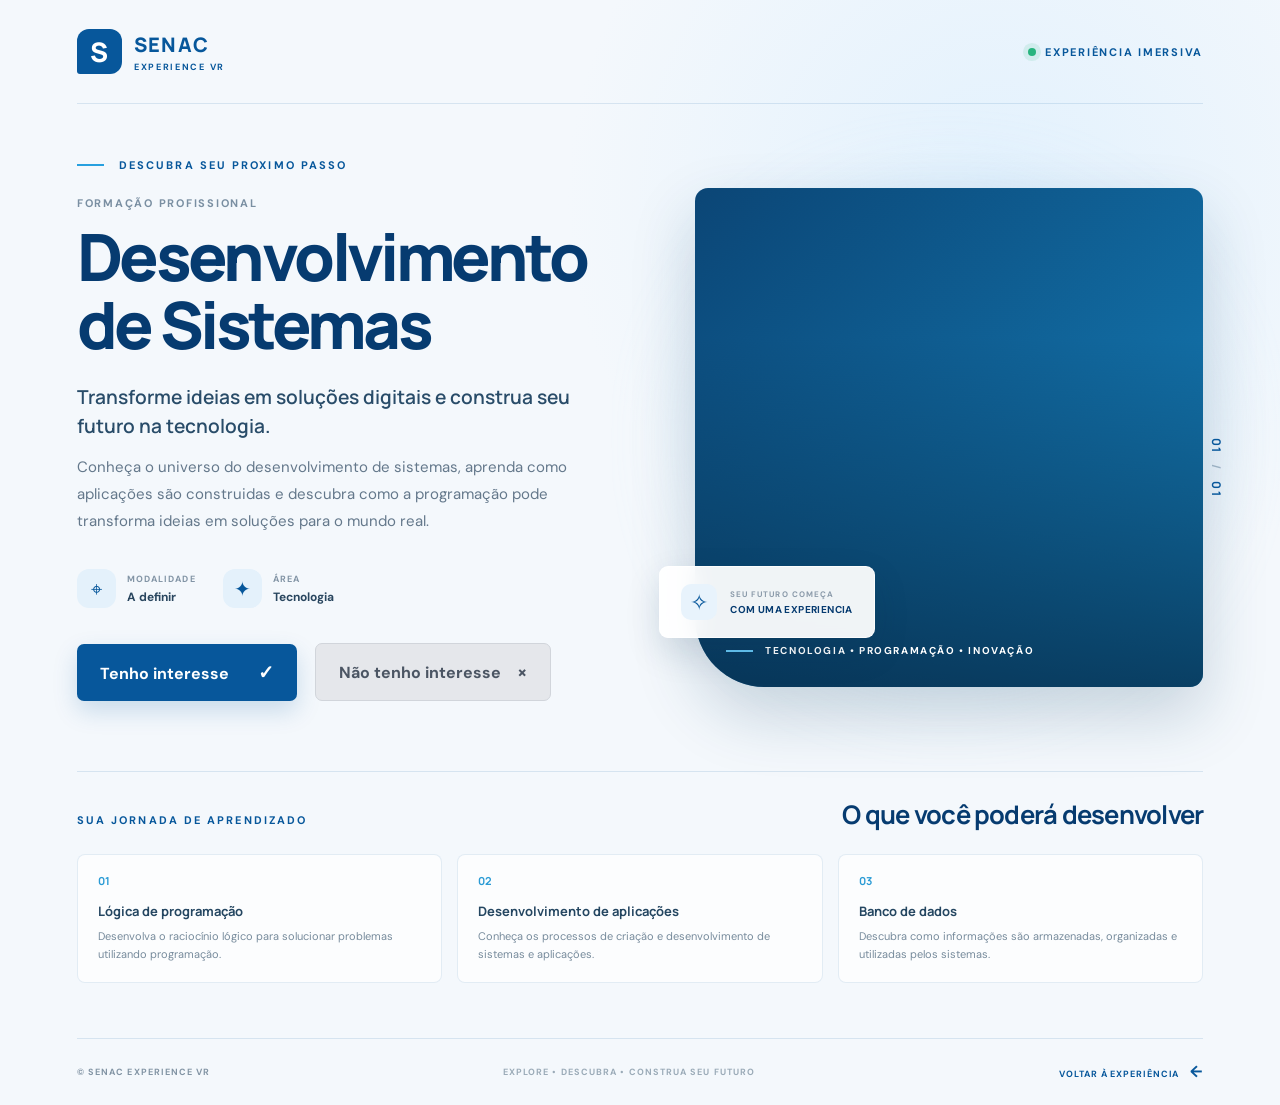
<file: html/index.html>
<!DOCTYPE html>
<html lang="pt-BR">
<head>
    <meta charset="UTF-8">

    <meta name="viewport"
          content="width=device-width, initial-scale=1.0">

    <meta name="theme-color" content="#07579b">

    <title>SENAC Experience VR | Desenvolvimento de Sistemas</title>

    <link rel="stylesheet" href="../css/style.css">
</head>
<body>
  <main class="experience-shell">
    <header class="topbar">
      <a class="brand" href="#" aria-label="SENAC Experience VR">
        <span class="brand-mark">S</span>
        <span class="brand-copy"><strong>SENAC</strong><small>EXPERIENCE VR</small></span>
      </a>
      <div class="topbar-tag"><span class="live-dot"></span> EXPERIÊNCIA IMERSIVA</div>
    </header>

    <section class="course-layout" aria-live="polite">
        <div class="course-copy">

            <p class="eyebrow">
                <span class="eyebrow-line"></span>
                DESCUBRA SEU PROXIMO PASSO
            </p>

            <p class="course-category">
                FORMAÇÃO PROFISSIONAL
            </p>

            <h1 id="course-title">
                Desenvolvimento de Sistemas
            </h1>

            <p class="course-subtitle">
                Transforme ideias em soluções digitais e construa seu futuro na tecnologia.
            </p>

            <p class="course-description">
                Conheça o universo do desenvolvimento de sistemas,
                aprenda como aplicações são construidas e descubra
                como a programação pode transforma ideias em soluções
                para o mundo real. 

            </p>

            <div class="course-facts">

                <div class="fact">
                    <span class="fact-icon">⌖</span>
                    <span>
                        <small>MODALIDADE</small>
                        <strong>A definir</strong>
                    </span>
                </div>

                <div class="fact">
                    <span class="fact-icon">✦</span>
                    <span>
                        <small>ÁREA</small>
                        <strong>Tecnologia</strong>
                    </span>
                </div>

            </div>

            <div class="course-actions choice-buttons">
                <button class="primary-button interest-button"
                id="interest-button"
                type="button">
                Tenho interesse
                <span aria-hidden="true">✓</span>   
                    
                </button>

                <button
                class="no-interest-button"
                id="no-interest-button"
                type="button">
                Não tenho interesse
                <span aria-hidden="true">×</span>

                </button>
            </div>

            <p 
            class="choice-feedback"
            id="choice-feedback"
            aria-live="polite"> 
        </p>

        </div>

        <div class="visual-panel">

            <div class="visual-glow"></div>

            <div
            class="visual-image"
            id="visual-image"
            role="img"
            aria-label="Ambiente de desenvolvimento de sistemas">

            <div class="image-overlay"></div>

            <div class="image-caption">
                <span class="caption-line"></span>
                <span>TECNOLOGIA • PROGRAMAÇÃO • INOVAÇÃO</span>

            </div>

            </div>

            <div class="floating-card">
                <span class="floating-icon">✧</span>

                <span>
                    <small>SEU FUTURO COMEÇA</small>
                    <strong>COM UMA EXPERIENCIA</strong>
                </span>


            </div>

            <div class="visual-index">
                01 <span>/</span> 01

            </div>

        </div>

    </section>
            

    <section class="learning-section">

    <div class="section-heading">
        <p class="eyebrow">
            SUA JORNADA DE APRENDIZADO
        </p>

        <h2>O que você poderá desenvolver</h2>
    </div>

    <div class="learning-grid">

        <article class="learning-item">
            <span>01</span>
            <strong>Lógica de programação</strong>
            <p>
                Desenvolva o raciocínio lógico para solucionar
                problemas utilizando programação.
            </p>
        </article>

        <article class="learning-item">
            <span>02</span>
            <strong>Desenvolvimento de aplicações</strong>
            <p>
                Conheça os processos de criação e desenvolvimento
                de sistemas e aplicações.
            </p>
        </article>

        <article class="learning-item">
            <span>03</span>
            <strong>Banco de dados</strong>
            <p>
                Descubra como informações são armazenadas,
                organizadas e utilizadas pelos sistemas.
            </p>
        </article>

    </div>

</section>

    <footer class="footer">
      <span>© SENAC EXPERIENCE VR</span>
      <span class="footer-center">EXPLORE • DESCUBRA • CONSTRUA SEU FUTURO</span>
      <button class="back-button" id="back-button" type="button">VOLTAR À EXPERIÊNCIA <span>←</span></button>
    </footer>
  </main>

  <div class="modal-backdrop" id="interest-modal" hidden>
    <section class="interest-modal"
        role="dialog"
        aria-modal="true"
        aria-labellebdy="modal-tile">

        <button
        class="modal-close"
        id="modal-close"
        type="button"
        aria-label="Fechar">
        ×

        </button>

        <div class="modal-symbol">✓</div>

        <p class="eyebrow">SENAC EXPERIENCE VR</p>

        <h2 id="modal-title">

            Que bom que você se interessou!!!

        </h2>

        <p class="modal-description">
            Informe seus dados para que a nossa equipe possa
            entrar em contato com você sobre este curso.
        </p>


        <form id="interest-form">
            <div class="form-group">
                <label for="visitor-name">Nome completo</label>

                <input
                type="text"
                id="visitor-name"
                name="nome"
                placeholder="Digite seu nome completo"
                autocomplete="name"
                required
                minlength="3">
            </div>

            <div class="form-group">
                <label for="visitor-phone">Telefone para contato</label>

                <input
                type="tel"
                id="visitor-phone"
                name="telefone"
                placeholder="(00) 00000-0000"
                autocomplete="tel"
                required>
            </div>

            <div class="form-group">
                <label for="visitor-email"> Email para contato</label>

                <input
                type="email"
                id="visitor-email"
                name="email"
                placeholder="Digite seu email"
                autocomplete="email"
                required>
            </div>

            <label class="consent-group">
                <input
                type="checkbox"
                id="visitor-consent"
                required>

                <span>
                    Autorizo o uso dos meus dados para contato
                    referente ao curso selecionado, conforme
                    a política de privacidade do SENAC.
                </span>
            </label>

            <button
            class="primary-button modal-ok"
            type="submit">

            Enviar meus dados
            <span></span>

            </button>
        </form>

        <div id="form-success">
            <div class="modal-symbol success-symbol">✓</div>

            <h2>Cadastro realizado com sucesso</h2>

            <p>
                Seus dados foram preparados com sucesso.
                Obrigado pelo interesse em Desenvolvimento de Sistemas!
            </p>

            <button
            class="primary-button modal-ok"
            id="success-close"
            type="button">
            Continuar
        </button>
        </div>
    </section>

  <script src="../js/script.js"></script>
</body>
</html>
</file>
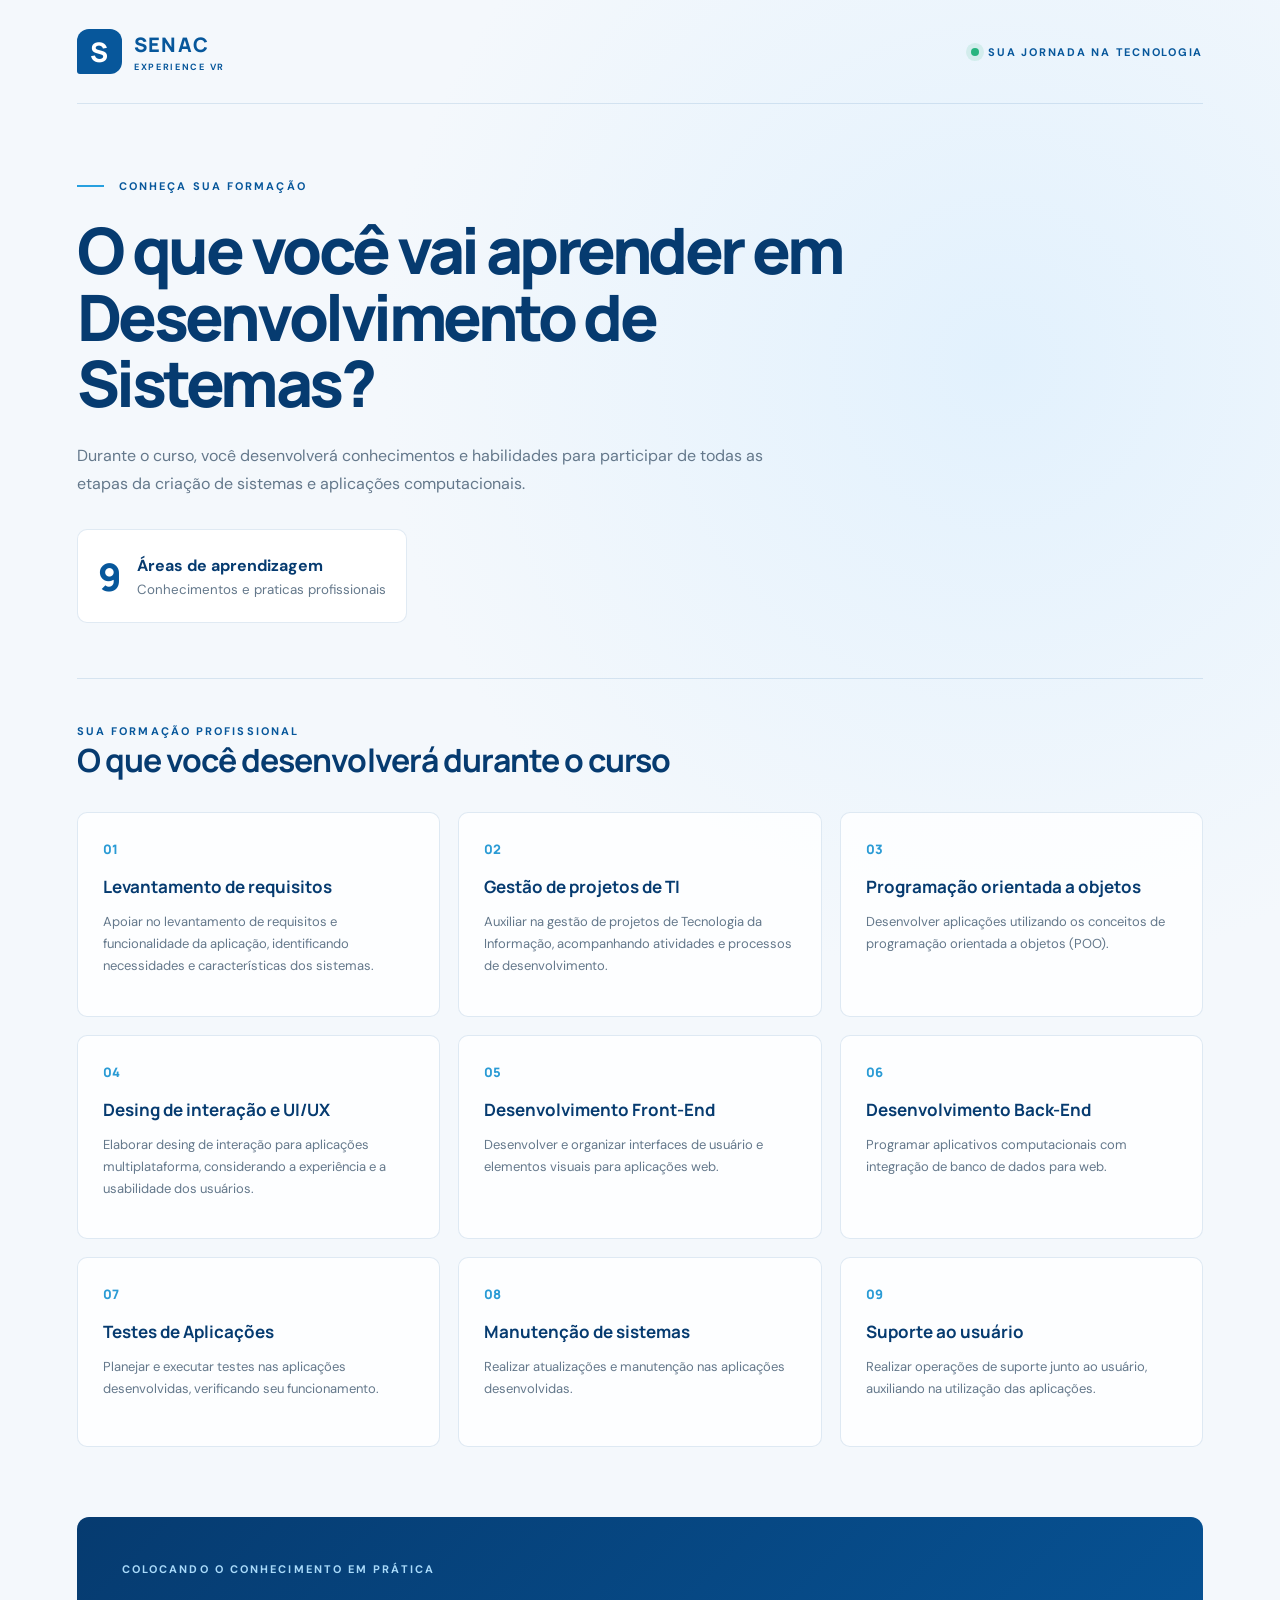
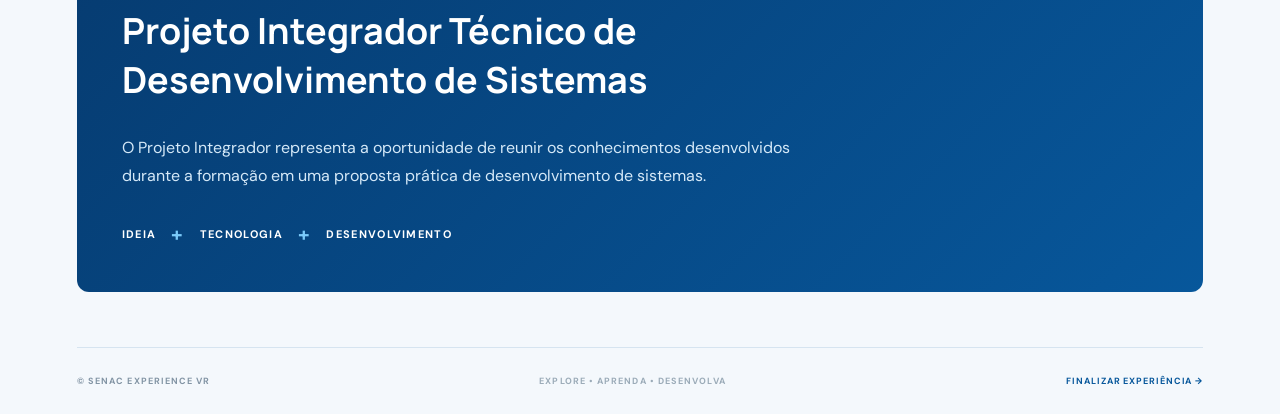
<file: html/programa.html>
<!DOCTYPE html>
<html lang="pt-BR">
<head>
    <meta charset="UTF-8">
    <meta name="viewport" content="width=device-width, initial-scale=1.0">

    <meta name="theme-color" content="#07579b">

    <title>Programa de Aprendizagem | SENAC EXPERIENCE VR</title>

    <link rel="stylesheet" href="../css/style.css">
</head>
<body>

    <main class="experience-shell">
        <header class="topbar">
            
            <a class="brand" href="#">
                <span class="brand-mark">S</span>
                
                <span class="brand-copy">
                    <strong>SENAC</strong>
                    <small>EXPERIENCE VR</small>
                </span>
            </a>
            
            <div class="topbar-tag">
                <span class="live-dot"></span>
                SUA JORNADA NA TECNOLOGIA
            </div>

        </header>

        <section class="program-hero">
            <p class="eyebrow">
                <span class="eyebrow-line"></span>
                CONHEÇA SUA FORMAÇÃO
            </p>

            <h1>
                O que você vai aprender em Desenvolvimento de Sistemas?
            </h1>

            <p>
                Durante o curso, você desenvolverá conhecimentos e 
                habilidades para participar de todas as etapas da
                criação de sistemas e aplicações computacionais.
            </p>

            <div class="program-highlight">
                <span>9</span>
                <div>
                    <strong>Áreas de aprendizagem</strong>
                    <small>Conhecimentos e praticas profissionais</small>
                </div>
            </div>
        </section>

        <section class="program-section">
            <div class="section-heading">
                <p class="eyebrow">SUA FORMAÇÃO PROFISSIONAL</p>
                <h2>O que você desenvolverá durante o curso</h2>
            </div>

            <div class="program-grid">
                <article class="program-item">
                    <span>01</span>
                    <h3>Levantamento de requisitos</h3>
                    <p>
                        Apoiar no levantamento de requisitos e 
                        funcionalidade da aplicação, identificando
                        necessidades e características dos sistemas.
                    </p>
                </article>

                <article class="program-item">
                    <span>02</span>
                    <h3>Gestão de projetos de TI</h3>
                    <p>
                        Auxiliar na gestão de projetos de Tecnologia
                        da Informação, acompanhando atividades e
                        processos de desenvolvimento.
                    </p>
                </article>

                <article class="program-item">
                    <span>03</span>
                    <h3>Programação orientada a objetos</h3>
                    <p>
                        Desenvolver aplicações utilizando os conceitos
                        de programação orientada a objetos (POO).
                    </p>
                </article>

                <article class="program-item">
                    <span>04</span>
                    <h3>Desing de interação e UI/UX</h3>
                    <p>
                        Elaborar desing de interação para aplicações
                        multiplataforma, considerando a experiência
                        e a usabilidade dos usuários.
                    </p>
                </article>

                <article class="program-item">
                    <span>05</span>
                    <h3>Desenvolvimento Front-End</h3>
                    <p>
                        Desenvolver e organizar interfaces de usuário
                        e elementos visuais para aplicações web.
                    </p>
                </article>

                <article class="program-item">
                    <span>06</span>
                    <h3>Desenvolvimento Back-End</h3>
                    <p>
                        Programar aplicativos computacionais com
                        integração de banco de dados para web.
                    </p>
                </article>

                <article class="program-item">
                    <span>07</span>
                    <h3>Testes de Aplicações</h3>
                    <p>
                        Planejar e executar testes nas aplicações
                        desenvolvidas, verificando seu funcionamento.
                    </p>
                </article>

                <article class="program-item">
                    <span>08</span>
                    <h3>Manutenção de sistemas</h3>
                    <p>
                        Realizar atualizações e manutenção nas
                        aplicações desenvolvidas.
                    </p>
                </article>

                <article class="program-item">
                    <span>09</span>
                    <h3>Suporte ao usuário</h3>
                    <p>
                        Realizar operações de suporte junto ao usuário,
                        auxiliando na utilização das aplicações.
                    </p>
                </article>
            </div>
        </section>


        <section class="integrator-section">
            <p class="eyebrow">COLOCANDO O CONHECIMENTO EM PRÁTICA</p>
            
            <h2>Projeto Integrador Técnico de Desenvolvimento de Sistemas</h2>

            <p>
                O Projeto Integrador representa a oportunidade de 
                reunir os conhecimentos desenvolvidos durante a formação 
                em uma proposta prática de desenvolvimento de sistemas.
            </p>

            <div class="integrator-decoration">
                <span>IDEIA</span>
                <span>+</span>
                <span>TECNOLOGIA</span>
                <span>+</span>
                <span>DESENVOLVIMENTO</span>
            </div>
        </section>

        <footer class="footer">
            <span>© SENAC EXPERIENCE VR</span>

            <span class="footer-center">
                EXPLORE • APRENDA • DESENVOLVA
            </span>

            <button class="back-button"
            id="finish-button"
            type="button">
            FINALIZAR EXPERIÊNCIA →

        </button>

        </footer>

        <script>
            document.querySelector("#finish-button")
                .addEventListener("click", () =>{
                    window.dispatchEvent(
                        new CustomEvent("senac:finalizar-experiencia")
                    );

                    window.location.href = "index.html";
                })
        </script>
    </main>
    
</body>
</html>
</file>
<file: css/style.css>
@import url('https://fonts.googleapis.com/css2?family=DM+Sans:wght@400;500;600;700&family=Manrope:wght@400;500;600;700;800&display=swap');

:root {
  --blue: #07579b;
  --blue-dark: #063b70;
  --blue-light: #e8f3fc;
  --ink: #142b40;
  --muted: #64788b;
  --white: #fff;
  --page: #f4f8fc;
}

* { box-sizing: border-box; }
html { min-height: 100%; }
body {
  margin: 0;
  min-height: 100vh;
  color: var(--ink);
  background: radial-gradient(circle at 78% 18%, #e2f1fd 0, transparent 32%), var(--page);
  font-family: "DM Sans", Arial, sans-serif;
}
button { font: inherit; }
.experience-shell {
  width: min(100%, 1920px);
  min-height: 100vh;
  margin: 0 auto;
  padding: 0 clamp(28px, 6vw, 112px);
  display: flex;
  flex-direction: column;
  overflow: hidden;
}
.topbar {
  height: 104px;
  display: flex;
  align-items: center;
  justify-content: space-between;
  border-bottom: 1px solid rgba(7,87,155,.12);
}
.brand { display: inline-flex; align-items: center; gap: 12px; color: var(--blue); text-decoration: none; }
.brand-mark {
  width: 45px; height: 45px; display: grid; place-items: center;
  border-radius: 12px 12px 12px 3px; background: var(--blue); color: white;
  font: 800 27px "Manrope", sans-serif;
}
.brand-copy { display: flex; flex-direction: column; line-height: 1.05; letter-spacing: .08em; }
.brand-copy strong { font: 800 20px "Manrope", sans-serif; }
.brand-copy small { margin-top: 5px; font-size: 9px; font-weight: 700; letter-spacing: .19em; }
.topbar-tag { color: var(--blue); font-size: 11px; font-weight: 700; letter-spacing: .16em; display: flex; align-items: center; gap: 9px; }
.live-dot { width: 8px; height: 8px; background: #27b47e; border-radius: 50%; box-shadow: 0 0 0 5px rgba(39,180,126,.12); }

.course-layout {
  min-height: 610px;
  padding: clamp(46px, 6vh, 88px) 0 54px;
  display: grid;
  grid-template-columns: 1.02fr .98fr;
  align-items: center;
  gap: clamp(45px, 7vw, 120px);
}
.course-copy { max-width: 690px; }
.eyebrow { color: var(--blue); font-size: 11px; font-weight: 700; letter-spacing: .19em; margin: 0 0 24px; }
.eyebrow-line { display: inline-block; width: 27px; height: 2px; margin: 0 10px 3px 0; background: #27a0df; }
.course-category { color: #7a8fa2; font-size: 11px; font-weight: 700; letter-spacing: .16em; margin: 0 0 13px; }
h1, h2 { font-family: "Manrope", sans-serif; }
h1 { max-width: 720px; margin: 0; color: var(--blue-dark); font-size: clamp(42px, 5.1vw, 76px); line-height: 1.04; letter-spacing: -.055em; font-weight: 800; }
.course-subtitle { max-width: 620px; margin: 24px 0 14px; color: #294c69; font: 600 clamp(17px, 1.5vw, 21px)/1.5 "Manrope", sans-serif; }
.course-description { max-width: 600px; color: var(--muted); font-size: 15px; line-height: 1.8; margin: 0; }
.course-facts { display: flex; flex-wrap: wrap; gap: 27px; margin: 34px 0 35px; }
.fact { display: flex; align-items: center; gap: 11px; }
.fact-icon { width: 39px; height: 39px; display: grid; place-items: center; color: var(--blue); background: #e4f1fb; border-radius: 12px; font-size: 20px; }
.fact span:last-child { display: flex; flex-direction: column; gap: 4px; }
.fact small { color: #8294a5; font-size: 9px; font-weight: 700; letter-spacing: .12em; }
.fact strong { color: #29465f; font-size: 12px; font-weight: 700; }
.course-actions { display: flex; align-items: center; gap: 18px; flex-wrap: wrap; }
.primary-button {
  border: 0; border-radius: 7px; padding: 16px 23px; min-height: 54px;
  color: white; background: var(--blue); cursor: pointer; font-weight: 700;
  box-shadow: 0 10px 24px rgba(7,87,155,.18); transition: transform .2s, background .2s, box-shadow .2s;
}
.primary-button span { margin-left: 25px; font-size: 19px; }
.primary-button:hover { background: #06477f; transform: translateY(-2px); box-shadow: 0 13px 28px rgba(7,87,155,.24); }
.primary-button:focus-visible, .back-button:focus-visible, .modal-close:focus-visible { outline: 3px solid #65b9ec; outline-offset: 4px; }
.action-hint { max-width: 180px; margin: 0; color: #8292a1; font-size: 11px; line-height: 1.5; }

.visual-panel { min-height: 475px; position: relative; display: flex; align-items: center; justify-content: center; }
.visual-glow { position: absolute; width: 88%; height: 85%; border-radius: 50%; background: #cce6f8; filter: blur(55px); opacity: .75; }
.visual-image {
  width: 100%; height: clamp(390px, 39vw, 530px); position: relative; z-index: 1;
  border-radius: 13px 13px 13px 70px; overflow: hidden;
  background: linear-gradient(135deg, #0b4778, #1684bf);
  background-position: center; background-size: cover;
  box-shadow: 0 28px 65px rgba(16,64,101,.2);
}
.image-overlay { position: absolute; inset: 0; background: linear-gradient(180deg, rgba(5,38,68,.04) 30%, rgba(4,34,61,.7) 100%); }
.image-caption { position: absolute; bottom: 30px; left: 31px; display: flex; align-items: center; gap: 12px; color: white; font-size: 10px; font-weight: 700; letter-spacing: .16em; }
.caption-line { width: 27px; height: 2px; background: #64c5f2; }
.floating-card {
  position: absolute; z-index: 2; left: -36px; bottom: 49px; display: flex; align-items: center; gap: 13px;
  padding: 17px 21px; border: 1px solid rgba(255,255,255,.8); border-radius: 9px;
  background: rgba(255,255,255,.94); box-shadow: 0 14px 35px rgba(14,55,87,.13); backdrop-filter: blur(10px);
}
.floating-icon { width: 36px; height: 36px; display: grid; place-items: center; border-radius: 10px; background: var(--blue-light); color: var(--blue); font-size: 22px; }
.floating-card span:last-child { display: flex; flex-direction: column; gap: 4px; }
.floating-card small { color: #8b9baa; font-size: 8px; font-weight: 700; letter-spacing: .13em; }
.floating-card strong { color: var(--blue-dark); font-size: 10px; letter-spacing: .04em; }
.visual-index { position: absolute; right: -22px; top: 50%; z-index: 2; writing-mode: vertical-rl; color: var(--blue); font: 700 12px "Manrope"; letter-spacing: .12em; }
.visual-index span { color: #9ab0c2; margin: 7px 0; }

.learning-section { padding: 25px 0 55px; border-top: 1px solid rgba(7,87,155,.12); }
.section-heading { display: flex; align-items: baseline; justify-content: space-between; gap: 20px; margin-bottom: 22px; }
.section-heading .eyebrow { margin: 0; }
.section-heading h2 { margin: 0; color: var(--blue-dark); font-size: clamp(19px, 2vw, 27px); letter-spacing: -.03em; }
.learning-grid { display: grid; grid-template-columns: repeat(3, 1fr); gap: 15px; }
.learning-item { padding: 18px 20px; border: 1px solid rgba(7,87,155,.1); border-radius: 8px; background: rgba(255,255,255,.68); }
.learning-item span { display: block; margin-bottom: 12px; color: #2a9bd5; font: 700 11px "Manrope"; }
.learning-item strong { color: #244661; font: 700 13px "Manrope"; }
.learning-item p { margin: 7px 0 0; color: #778b9c; font-size: 11px; line-height: 1.6; }
.footer { min-height: 67px; margin-top: auto; border-top: 1px solid rgba(7,87,155,.12); display: flex; align-items: center; justify-content: space-between; gap: 15px; color: #8294a4; font-size: 9px; font-weight: 700; letter-spacing: .12em; }
.footer-center { color: #9babb8; }
.back-button { padding: 10px 0 10px 12px; border: 0; background: transparent; color: var(--blue); font-size: 9px; font-weight: 700; letter-spacing: .1em; cursor: pointer; }
.back-button span { margin-left: 8px; font-size: 16px; }

.modal-backdrop { position: fixed; inset: 0; z-index: 10; display: grid; place-items: center; padding: 20px; background: rgba(5,28,49,.55); backdrop-filter: blur(8px); }
.modal-backdrop[hidden] { display: none; }
.interest-modal { width: min(100%, 460px); position: relative; padding: 42px; border-radius: 15px; background: white; text-align: center; box-shadow: 0 25px 80px rgba(0,0,0,.25); }
.modal-close { position: absolute; top: 13px; right: 17px; border: 0; background: transparent; color: #7890a2; font-size: 27px; cursor: pointer; }
.modal-symbol { width: 52px; height: 52px; display: grid; place-items: center; margin: 0 auto 20px; border-radius: 50%; color: #fff; background: #24a477; font-size: 25px; }
.interest-modal .eyebrow { margin-bottom: 10px; }
.interest-modal h2 { margin: 0 0 12px; color: var(--blue-dark); font-size: 25px; line-height: 1.2; }
.interest-modal p:not(.eyebrow) { color: var(--muted); font-size: 14px; line-height: 1.7; }
.modal-ok { width: 100%; margin-top: 12px; }

@media (min-width: 1500px) {
  .course-layout { min-height: 690px; }
  .learning-section { padding-bottom: 65px; }
  .course-description { font-size: 17px; }
}
@media (max-width: 900px) {
  .course-layout { grid-template-columns: 1fr; gap: 35px; padding-top: 50px; }
  .course-copy { max-width: 100%; }
  .visual-panel { min-height: 390px; }
  .visual-image { height: 420px; }
  .learning-grid { grid-template-columns: 1fr; }
  .section-heading { align-items: flex-start; flex-direction: column; }
  .footer-center { display: none; }
}
@media (max-width: 560px) {
  .experience-shell { padding: 0 22px; }
  .topbar { height: 78px; }
  .topbar-tag { font-size: 8px; letter-spacing: .08em; }
  .brand-mark { width: 38px; height: 38px; font-size: 23px; }
  .brand-copy strong { font-size: 17px; }
  h1 { font-size: 42px; }
  .course-facts { gap: 17px; }
  .visual-panel { min-height: 310px; }
  .visual-image { height: 330px; }
  .floating-card { left: -8px; bottom: 23px; padding: 12px; }
  .visual-index { right: -13px; }
  .footer { min-height: 62px; font-size: 8px; }
  .interest-modal { padding: 35px 24px; }
}


/* BOTÃO NÃO TENHO INTERESSE */

.no-interest-button {
  min-height: 54px;
  padding: 16px 23px;
  border: 1px solid #d1d5db;
  border-radius: 7px;
  background: #e5e7eb;
  color: #4b5563;
  cursor: pointer;
  font-weight: 700;
  transition: .2s ease;
}

.no-interest-button span {
  margin-left: 12px;
  font-size: 18px;
}

.no-interest-button:hover {
  background: #d1d5db;
  border-color: #9ca3af;
  color: #374151;
  transform: translateY(-2px);
}

.no-interest-button:focus-visible {
  outline: 3px solid #9ca3af;
  outline-offset: 4px;
}


/* Formulario de interesse */

.interest-modal {
  max-height: 90vh;
  overflow-y: auto;
}

.modal-description {
  margin-bottom: 25px;
}


#interest-form {
  display: flex;
  flex-direction: column;
  gap: 17px;
  text-align: left;
}

.form-group {
  display: flex;
  flex-direction: column;
  gap: 7px;
}

.form-group label {
  color: var(--blue-dark);
  font-size: 12px;
  font-weight: 700;
}

.form-group input {
  width: 100%;
  min-height: 48px;
  padding: 12px 14px;

  border: 1px solid #d6e1ed;
  border-radius: 7px;

  background: #f8fafc;
  color: var(--ink);

  font: inherit;
  font-size: 13px;

  outline: none;
  transition: .2s ease;
}

.form-group input:focus {
  border-color: var(--blue);
  background: white;
  box-shadow: 0 0 0 3px rgba(7, 87, 155, .10);
}

.form-group input::placeholder {
  color: #a1afbc;
}

.consent-group {
  display: flex;
  align-items: flex-start;
  gap: 10px;

  color: var(--muted);
  font-size: 11px;
  line-height: 1.6;
  cursor: pointer;
}

.consent-group input {
  margin-top: 3px;
  accent-color: var(--blue);
  flex-shrink: 0;
}

.modal-ok {
  width: 100%;
  margin-top: 5px;
}

.success-symbol {
  margin-top: 25px;
}

#form-success p {
  color: var(--muted);
  font-size: 14px;
  line-height: 1.7;
}

@media (max-width: 560px) {
  .interest-modal {
    padding: 35px 22px;
  }

  .form-group input {
    font-size: 14px;
  }
}





/* =====================================
   PROGRAMA DE APRENDIZAGEM
===================================== */

.program-hero {
    padding: 75px 0 55px;
    max-width: 900px;
}

.program-hero h1 {
    font-size: clamp(38px, 5vw, 65px);
    max-width: 850px;
    margin-bottom: 25px;
}

.program-hero > p:not(.eyebrow) {
    max-width: 700px;
    color: var(--muted);
    font-size: 16px;
    line-height: 1.8;
}

.program-highlight {
    display: flex;
    align-items: center;
    gap: 15px;
    margin-top: 30px;
    padding: 20px;
    width: fit-content;
    background: white;
    border: 1px solid rgba(7,87,155,.12);
    border-radius: 10px;
}

.program-highlight > span {
    font: 800 38px "Manrope";
    color: var(--blue);
}

.program-highlight div {
    display: flex;
    flex-direction: column;
    gap: 5px;
}

.program-highlight strong {
    color: var(--blue-dark);
}

.program-highlight small {
    color: var(--muted);
}

.program-section {
    padding: 45px 0 70px;
    border-top: 1px solid rgba(7,87,155,.12);
}

.program-section .section-heading {
    display: block;
    margin-bottom: 30px;
}

.program-section .section-heading h2 {
    font-size: clamp(23px, 3vw, 32px);
    color: var(--blue-dark);
}

.program-grid {
    display: grid;
    grid-template-columns: repeat(3, 1fr);
    gap: 18px;
}

.program-item {
    padding: 25px;
    min-height: 190px;
    border: 1px solid rgba(7,87,155,.12);
    border-radius: 10px;
    background: rgba(255,255,255,.8);
    transition: .2s ease;
}

.program-item:hover {
    transform: translateY(-4px);
    box-shadow: 0 12px 30px rgba(7,87,155,.09);
}

.program-item > span {
    color: #2a9bd5;
    font: 800 13px "Manrope";
}

.program-item h3 {
    margin: 16px 0 10px;
    color: var(--blue-dark);
    font: 700 17px "Manrope";
}

.program-item p {
    color: var(--muted);
    font-size: 13px;
    line-height: 1.7;
}

.integrator-section {
    padding: 45px;
    margin-bottom: 55px;
    border-radius: 12px;
    background: linear-gradient(135deg, #063b70, #07579b);
    color: white;
}

.integrator-section .eyebrow {
    color: #a9dafa;
}

.integrator-section h2 {
    max-width: 700px;
    font-size: clamp(25px, 3vw, 36px);
}

.integrator-section > p:not(.eyebrow) {
    max-width: 700px;
    line-height: 1.8;
    color: #d5e9f8;
}

.integrator-decoration {
    display: flex;
    flex-wrap: wrap;
    gap: 15px;
    align-items: center;
    margin-top: 30px;
    font-size: 11px;
    font-weight: 700;
    letter-spacing: .12em;
}

.integrator-decoration span:nth-child(even) {
    color: #7bcafa;
    font-size: 20px;
}

@media (max-width: 900px) {
    .program-grid {
        grid-template-columns: repeat(2, 1fr);
    }
}

@media (max-width: 560px) {
    .program-grid {
        grid-template-columns: 1fr;
    }

    .program-hero {
        padding-top: 45px;
    }

    .integrator-section {
        padding: 25px;
    }
}
</file>
